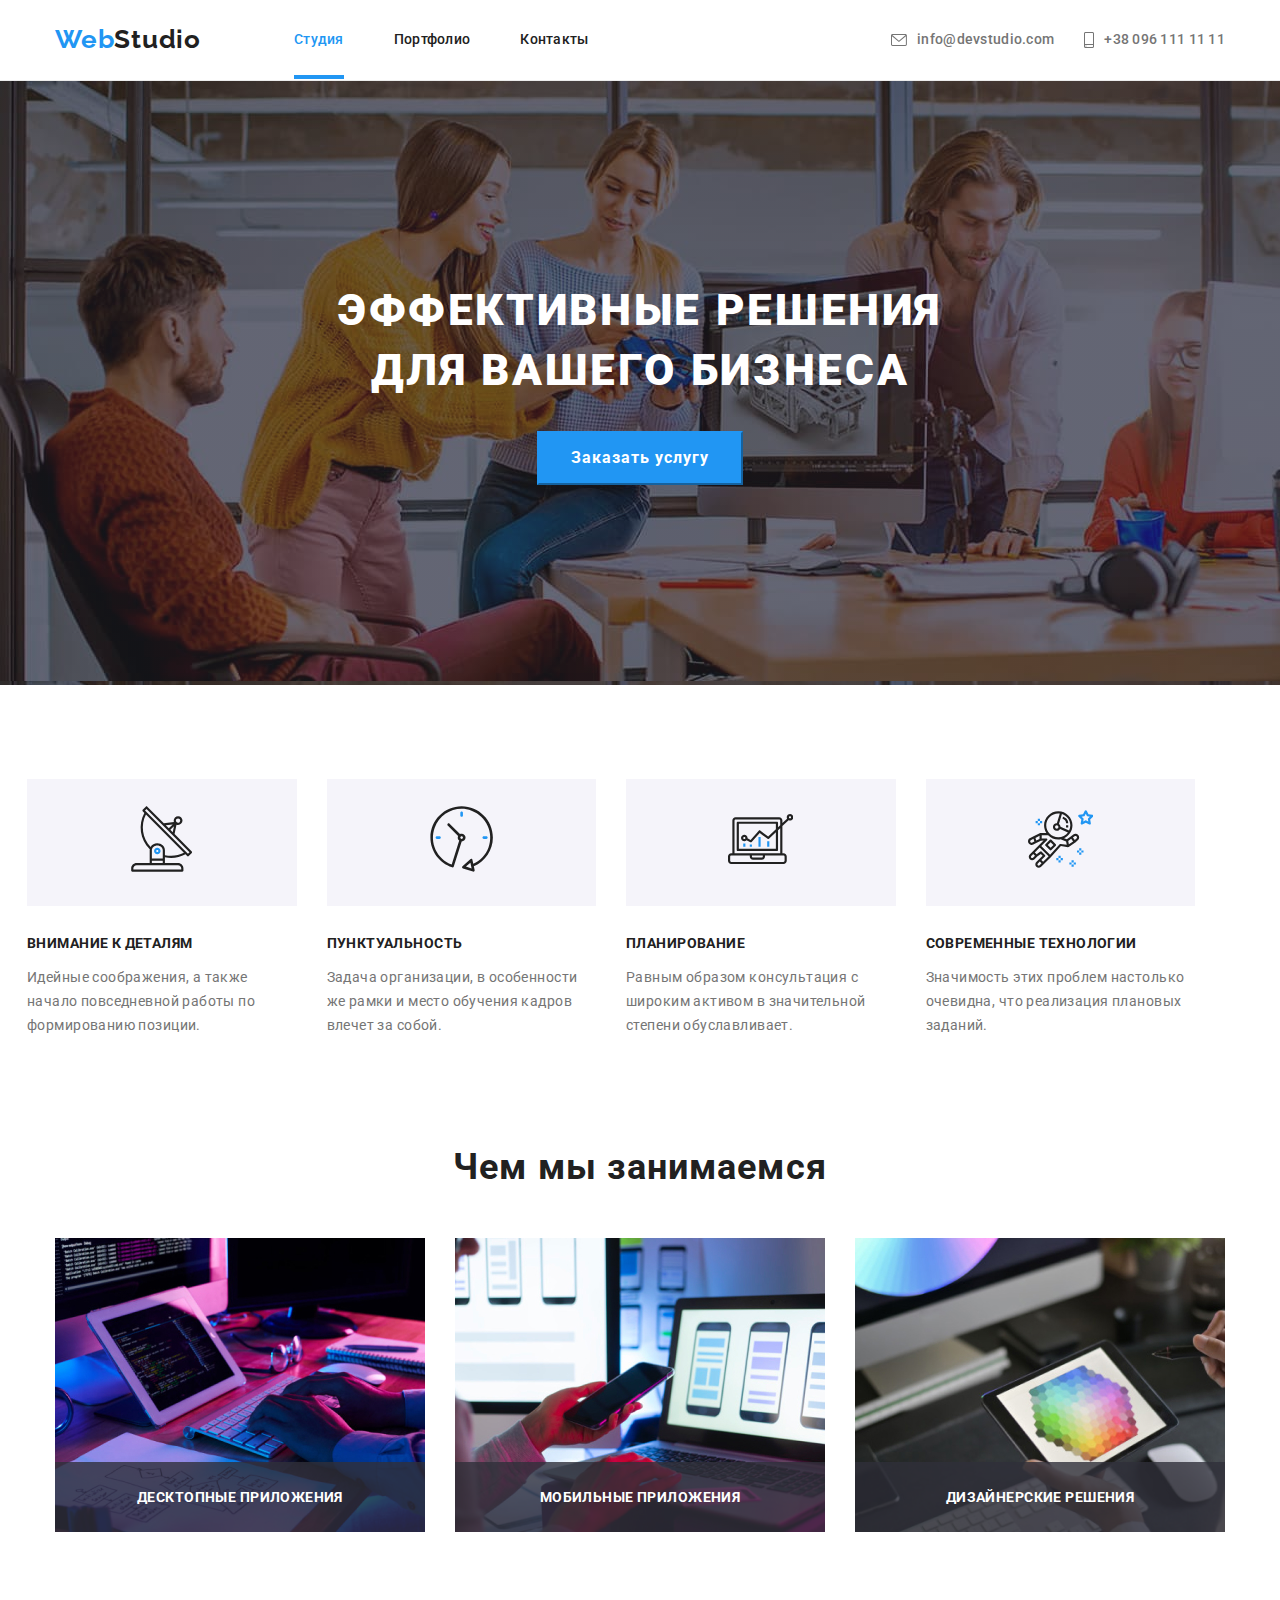
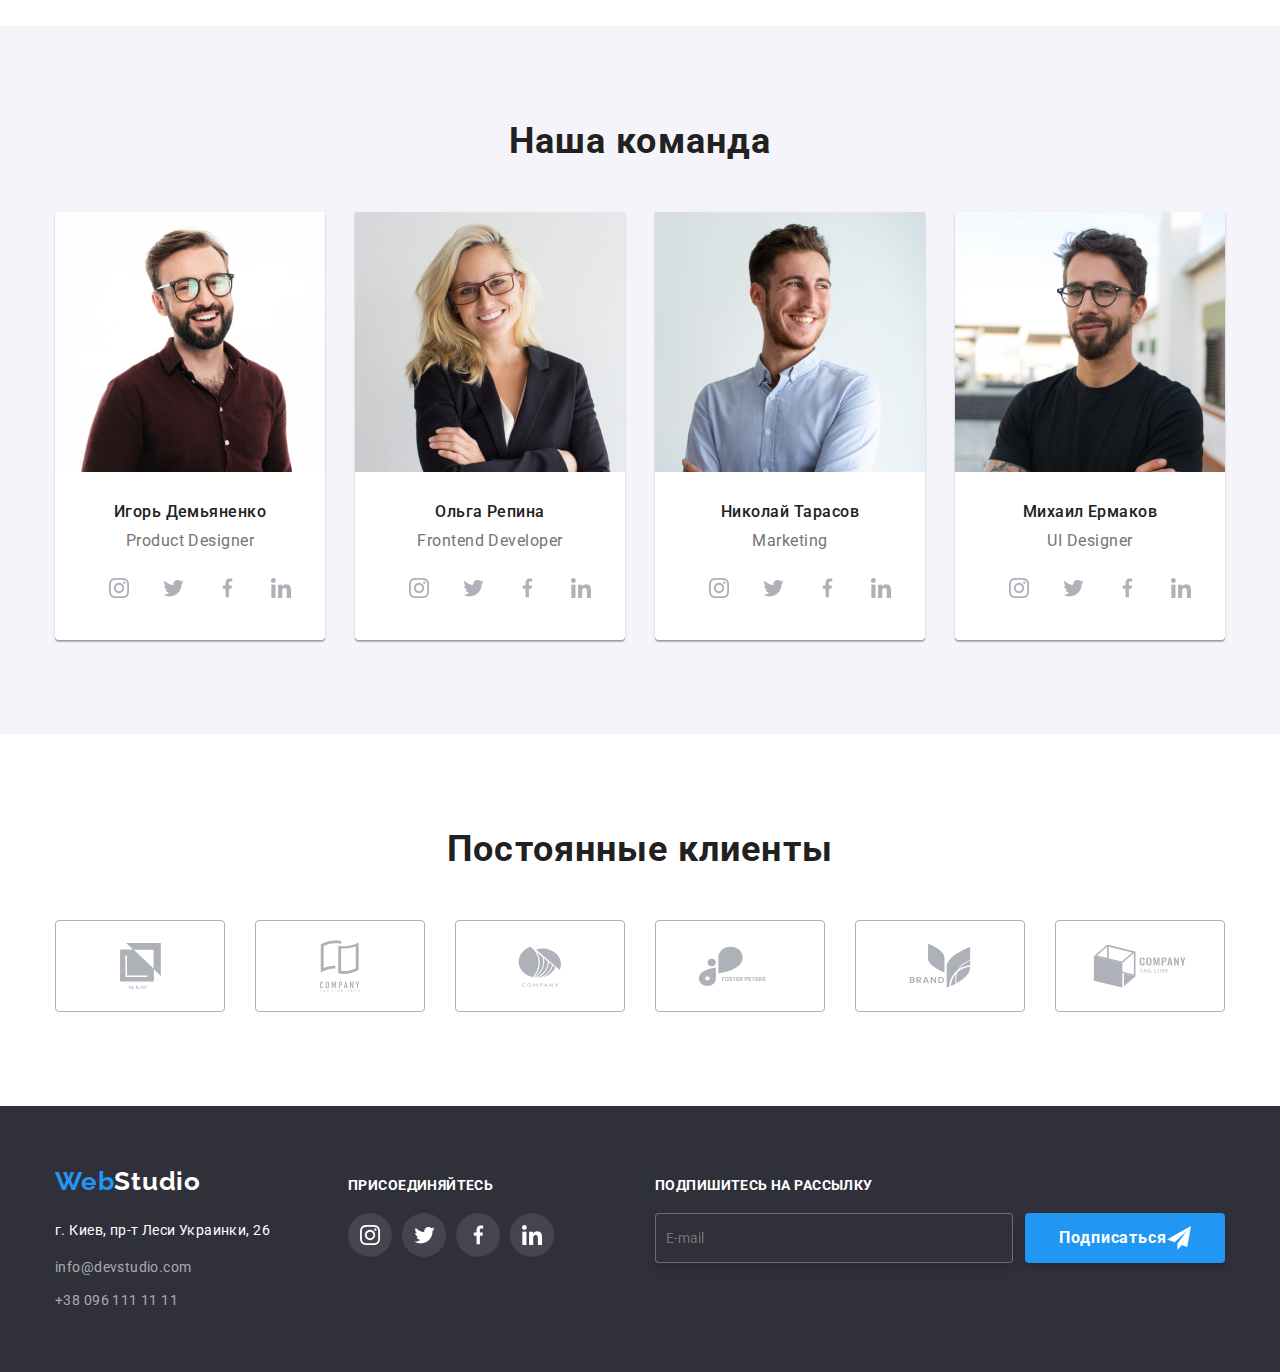
<file: index.html>
<!DOCTYPE html>
<html lang="ru">

<head>
    <meta charset="UTF-8">
    <meta http-equiv="X-UA-Compatible" content="IE=edge">
    <meta name="viewport" content="width=device-width, initial-scale=1.0">
    <title>Web Studio</title>
<link rel="preconnect" href="https://fonts.googleapis.com">
<link rel="preconnect" href="https://fonts.gstatic.com" crossorigin>
<link href="https://fonts.googleapis.com/css2?family=Raleway:wght@700&family=Roboto:wght@400;500;700;900&display=swap"
    rel="stylesheet">
    <link rel="stylesheet" href="https://cdnjs.cloudflare.com/ajax/libs/modern-normalize/1.1.0/modern-normalize.min.css">
    <link rel="stylesheet" href="./css/main.css"/>
</head>

<body>
    <header>
        <div class="container">
        <a class="logo" href="#"><span class="logo logo--blue">Web</span>Studio</a>
        <nav>
            <ul class="navigation">
                <li class="navigation__item">
                    <a class="navigation__link opened-page" href="./index.html">Студия</a>
                </li>
                <li class="navigation__item">
                    <a class="navigation__link" href="./portfolio.html">Портфолио</a>
                </li>
                <li class="navigation__item">
                    <a class="navigation__link" href="#">Контакты</a>
                </li>
            </ul>
        </nav>
        <ul class="contacts">
            <li class="contacts__item">
                <a class="contacts__link" href="mailto:info@devstudio.com">
                    <svg class="contacts__icon" width="16" height="12">
                        <use href="./images/symbol-defs.svg#icon-envelope"></use>
                        </svg>
                    info@devstudio.com
                </a>
            </li>
            <li class="contacts__item">
                <a class="contacts__link" href="tel:+380961111111">
                    <svg class="contacts__icon" width="10" height="16">
                        <use href="./images/symbol-defs.svg#icon-smartphone"></use>
                    </svg>
                    +38 096 111 11 11
                </a>
            </li>
        </ul>
        </div>

    </header>

    <main>  

        <!--Герой-->
        <section class="section hero">
         <div class="container">
        <h1 class="hero__title">Эффективные решения для вашего бизнеса</h1>
        <button data-modal-open class="primary-button">Заказать услугу</button>
        <div class="backdrop is-hidden" data-modal>
        <div class="modal">
        <button data-modal-close class="modal__closing-button">
            <svg class="modal__closing-icon" width="18" height="18">
                <use href="./images/symbol-defs.svg#icon-close-black"></use>
            </svg>
        </button>
        <h3 class="form-field__title">Оставьте свои данные, мы вам перезвоним</h3>
        <form action="#" class="form-field">
            <label class="form-field__input-section">Имя
            <input type="text" name="name" id="name" class="form-field__input-field">
            <svg class="form-field__icon" height="20px" width="20px">
                <use href="./images/symbol-defs.svg#icon-person-form"></use>
            </svg>
            </label>
            <label class="form-field__input-section">Телефон
            <input type="number" name="phone-number" id="phone-number" class="form-field__input-field">
            <svg class="form-field__icon" height="20px" width="20px">
                <use href="./images/symbol-defs.svg#icon-phone-form"></use>
            </svg>
            </label>
            <label class="form-field__input-section">Почта
            <input type="email" name="email" id="email" class="form-field__input-field">
            <svg class="form-field__icon" height="20px" width="20px">
                <use href="./images/symbol-defs.svg#icon-email-form"></use>
            </svg>
            </label>
            <label class="form-field__input-section">Комментарий
            <textarea class="form-field__comment-area" name="comment" id="comment" cols="30" rows="10" placeholder="Введите текст"></textarea>
            </label>
            <label class="form-field__checkbox-section">
                <input class="form-field__checkbox" type="checkbox" name="agreement-acceptance">
                <span class="form-field__custom-checkbox"></span>
                Соглашаюсь с рассылкой и принимаю <a href="#" class="form-field__agreement-acceptance-link">Условия договора</a>
            </label>
            <button class="form-field__button" type="submit">Отправить</button>
        </form>
        </div>
        </div>
        </div>
        </section>
        <!--Преимущества-->
        <section class="section">
            <div class="container">
            <ul class="advantage-list">
                <li class="advantage-list__box">
                <div class="advantage-list__icon-box">
                <svg class="advantage-list__icon" width="65.32" height="70">
                    <use href="./images/symbol-defs.svg#icon-antenna"></use>
                </svg>
                </div>
                    <h3 class="advantage-list__title">Внимание к деталям</h3>
                    <p>Идейные соображения, а также начало повседневной работы по формированию позиции.</p>
                
                </li>
                <li class="advantage-list__box">
                    <div class="advantage-list__icon-box">
                        <svg class="advantage-list__icon" width="65.32" height="70">
                            <use href="./images/symbol-defs.svg#icon-clock"></use>
                        </svg>
                        </div>
                    <h3 class="advantage-list__title">Пунктуальность</h3>
                    <p>Задача организации, в особенности же рамки и место обучения кадров влечет за собой.</p>
                </li>
                <li class="advantage-list__box">
                    <div class="advantage-list__icon-box">
                        <svg class="advantage-list__icon" width="65.32" height="70">
                            <use href="./images/symbol-defs.svg#icon-diagram"></use>
                        </svg>
                        </div>
                    <h3 class="advantage-list__title">Планирование</h3>
                    <p>Равным образом консультация с широким активом в значительной степени обуславливает.</p>
                </li>
                <li class="advantage-list__box">
                    <div class="advantage-list__icon-box">
                        <svg class="advantage-list__icon" width="65.32" height="70">
                            <use href="./images/symbol-defs.svg#icon-astronaut"></use>
                        </svg>
                        </div>
                    <h3 class="advantage-list__title">Современные технологии</h3>
                    <p>Значимость этих проблем настолько очевидна, что реализация плановых заданий.</p>
                </li>
            </ul>
            </div>
        </section>
        <!--Деятельность-->
        <section class="section section-activity">
            <div class="container">
            <h2 class="section-activity__title">Чем мы занимаемся</h2>
            <ul class="activity-list">
                <li class="activity-list__item">
                    <a class="activity-list__link" href="#"> <img src="./images/box1.jpg" alt="рабочий стол" width="370">
                        <p class="activity-list__description">Десктопные приложения</p>
                    </a>
                </li>
                <li class="activity-list__item">
                    <a class="activity-list__link" href="#"> <img src="./images/img.jpg" alt="ноутбук" width="370">
                            <p class="activity-list__description">Мобильные приложения</p>
                    </a>
                </li>
                <li class="activity-list__item">
                    <a class="activity-list__link" href="#"> <img src="./images/box3.jpg" alt="планшет" width="370">
                            <p class="activity-list__description">Дизайнерские решения</p>
                    </a>
                </li>
            </ul>
            </div>
        </section>
        <!--Сотрудники-->
        <section class="section section-team">
            <div class="container">
            <h2 class="section-team__title">Наша команда</h2>
            <ul  class="section-team__list">
                <li class="team-member">
                    <img src="./images/img-2.jpg" alt="На фото Игорь Демьяненко" width="270">
                    <div class="team-member__data">
                    <p class="team-member__name">Игорь Демьяненко</p>
                    <p class="team-member__specialization" lang="en">Product Designer</p>
                    <ul class="social-network-list">
                        <li class="social-networl-list__link-box">
                            <a class="social-network-list__link" href="#">
                                <svg class="social-network-list__icon" width="20" height="20">
                                    <use href="./images/symbol-defs.svg#icon-instagram"></use>
                                </svg>
                            </a>
                        </li>
                        <li class="social-networl-list__link-box">
                            <a class="social-network-list__link" href="#">
                                <svg class="social-network-list__icon" width="25" height="20.3">
                                    <use href="./images/symbol-defs.svg#icon-twitter"></use>
                                </svg>
                            </a>
                        </li>
                        <li class="social-networl-list__link-box">
                            <a class="social-network-list__link" href="#">
                                <svg class="social-network-list__icon" width="18.75" height="37.5">
                                    <use href="./images/symbol-defs.svg#icon-facebook"></use>
                                </svg>
                            </a>
                        </li>
                        <li class="social-networl-list__link-box">
                            <a class="social-network-list__link" href="#">
                                <svg class="social-network-list__icon" width="20" height="20">
                                    <use href="./images/symbol-defs.svg#icon-linkedin"></use>
                                </svg>
                            </a>
                        </li>
                    </ul>    
                </div>
                </li>
                <li class="team-member">
                    <img src="./images/img-3.jpg" alt="На фото Ольга Репина" width="270">
                    <div class="team-member__data">
                    <p class="team-member__name">Ольга Репина</p>
                    <p class="team-member__specialization" lang="en">Frontend Developer</p>
                    <ul class="social-network-list">
                        <li class="social-networl-list__link-box">
                            <a class="social-network-list__link" href="#">
                                <svg class="social-network-list__icon" width="20" height="20">
                                    <use href="./images/symbol-defs.svg#icon-instagram"></use>
                                </svg>
                            </a>
                        </li>
                        <li class="social-network-list__link-box">
                            <a class="social-network-list__link" href="#">
                                <svg class="social-network-list__icon" width="25" height="20.3">
                                    <use href="./images/symbol-defs.svg#icon-twitter"></use>
                                </svg>
                            </a>
                        </li>
                        <li class="social-network-list__link-box">
                            <a class="social-network-list__link" href="#">
                                <svg class="social-network-list__icon" width="18.75" height="37.5">
                                    <use href="./images/symbol-defs.svg#icon-facebook"></use>
                                </svg>
                            </a>
                        </li>
                        <li class="social-networl-list__link-box">
                            <a class="social-network-list__link" href="#">
                                <svg class="social-network-list__icon" width="20" height="20">
                                    <use href="./images/symbol-defs.svg#icon-linkedin"></use>
                                </svg>
                            </a>
                        </li>
                    </ul>    
                </div>
                </li>
                <li class="team-member">
                    <img src="./images/img-4.jpg" alt="На фото Николай Тарасов" width="270">
                    <div class="team-member__data">
                    <p class="team-member__name">Николай Тарасов</p>
                    <p class="team-member__specialization" lang="en">Marketing</p>
                    <ul class="social-network-list">
                        <li class="social-networl-list__link-box">
                            <a class="social-network-list__link" href="#">
                                <svg class="social-network-list__icon" width="20" height="20">
                                    <use href="./images/symbol-defs.svg#icon-instagram"></use>
                                </svg>
                            </a>
                        </li>
                        <li class="social-networl-list__link-box">
                            <a class="social-network-list__link" href="#">
                                <svg class="social-network-list__icon" width="25" height="20.3">
                                    <use href="./images/symbol-defs.svg#icon-twitter"></use>
                                </svg>
                            </a>
                        </li>
                        <li class="social-networl-list__link-box">
                            <a class="social-network-list__link" href="#">
                                <svg class="social-network-list__icon" width="18.75" height="37.5">
                                    <use href="./images/symbol-defs.svg#icon-facebook"></use>
                                </svg>
                            </a>
                        </li>
                        <li class="social-networl-list__link-box">
                            <a class="social-network-list__link" href="#">
                                <svg class="social-network-list__icon" width="20" height="20">
                                    <use href="./images/symbol-defs.svg#icon-linkedin"></use>
                                </svg>
                            </a>
                        </li>
                    </ul>
                </div>
                </li>
                <li class="team-member">
                    <img src="./images/img-5.jpg" alt="На фото Михаил Ермаков" width="270">
                    <div class="team-member__data">
                    <p class="team-member__name">Михаил Ермаков</p>
                    <p class="team-member__specialization" lang="en">UI Designer</p>
                    <ul class="social-network-list">
                        <li class="social-networl-list__link-box">
                            <a class="social-network-list__link" href="#">
                                <svg class="social-network-list__icon" width="20" height="20">
                                    <use href="./images/symbol-defs.svg#icon-instagram"></use>
                                </svg>
                            </a>
                        </li>
                        <li class="social-networl-list__link-box">
                            <a class="social-network-list__link" href="#">
                                <svg class="social-network-list__icon" width="25" height="20.3">
                                    <use href="./images/symbol-defs.svg#icon-twitter"></use>
                                </svg>
                            </a>
                        </li>
                        <li class="social-networl-list__link-box">
                            <a class="social-network-list__link" href="#">
                                <svg class="social-network-list__icon" width="18.75" height="37.5">
                                    <use href="./images/symbol-defs.svg#icon-facebook"></use>
                                </svg>
                            </a>
                        </li>
                        <li class="social-networl-list__link-box">
                            <a class="social-network-list__link" href="#">
                                <svg class="social-network-list__icon" width="20" height="20">
                                    <use href="./images/symbol-defs.svg#icon-linkedin"></use>
                                </svg>
                            </a>
                        </li>
                    </ul>    
                </div>
                     </li>

            </div>
        </section>

        <!--Клиенты-->
        <section class="section client-section">
            <div class="container">
            <h2 class="client-section__title">Постоянные клиенты</h2>
            <ul class="client-list">
                <li>
                    <a class="client-list__link" href="#">
                        <svg class="client-list__icon" width="41" height="46.7">
                            <use href="./images/symbol-defs.svg#icon-client-1"></use>
                        </svg>
                    </a>
                </li>
                <li>
                    <a class="client-list__link" href="#">
                        <svg class="client-list__icon" width="40" height="52">
                            <use href="./images/symbol-defs.svg#icon-client-2"></use>
                        </svg>
                    </a>
                </li>
                <li>
                    <a class="client-list__link" href="#">
                        <svg class="client-list__icon" width="43.46" height="41.18">
                            <use href="./images/symbol-defs.svg#icon-client-3"></use>
                        </svg>
                    </a>
                </li>
                <li>
                    <a class="client-list__link" href="#">
                        <svg class="client-list__icon" width="84.44" height="40.62">
                            <use href="./images/symbol-defs.svg#icon-client-4"></use>
                        </svg>
                    </a>
                </li>
                <li>
                    <a class="client-list__link" href="#">
                        <svg class="client-list__icon" width="62.54" height="45.43">
                            <use href="./images/symbol-defs.svg#icon-client-5"></use>
                        </svg>
                    </a>
                </li>
                <li>
                    <a class="client-list__link" href="#">
                        <svg class="client-list__icon" width="93.79" height="43.93">
                            <use href="./images/symbol-defs.svg#icon-client-6"></use>
                        </svg>
                    </a>
                </li>
            </ul>
        </div>
        </section>
    </main>

    <footer>
        <div class="container">
            <div class="footer-container">
                <div class="bottom-contact-section">
        <a class="bottom-contact-section__logo" href="#"><span class="bottom-contact-section__logo--blue">Web</span>Studio</a>
        <address>
            г. Киев, пр-т Леси Украинки, 26
        </address>
        <ul class="bottom-contact-list">
            <li class="bottom-contact-list__item">
                <a class="bottom-contact-list__link" href="mailto:info@devstudio.com">info@devstudio.com</a>
            </li>
            <li class="bottom-contact-list__item">
                <a class="bottom-contact-list__link" href="tel:+380961111111">+38 096 111 11 11</a>
            </li>
        </ul>
                </div>

        <div class="bottom-social-network-link-section">
            <h3 class="bottom-social-network-link-section__title">Присоединяйтесь</h3>
            <ul class="bottom-social-network-list">
                <li class="bottom-social-network-list__item">
                    <a class="bottom-social-network-list__link" href="#">
                        <svg class="bottom-social-network-list__icon" width="20" height="20">
                            <use href="./images/symbol-defs.svg#icon-instagram-bottom"></use>
                        </svg>
                    </a>
                </li>
                <li class="bottom-social-network-list__item">
                    <a class="bottom-social-network-list__link" href="#">
                        <svg class="bottom-social-network-list__icon" width="25" height="20.3">
                            <use href="./images/symbol-defs.svg#icon-twitter-bottom"></use>
                        </svg>
                    </a>
                </li>
                <li class="bottom-social-network-list__item">
                    <a class="bottom-social-network-list__link" href="#">
                        <svg class="bottom-social-network-list__icon" width="18.75" height="37.5">
                            <use href="./images/symbol-defs.svg#icon-facebook-bottom"></use>
                        </svg>
                    </a>
                </li>
                <li class="bottom-social-network-list__item">
                    <a class="bottom-social-network-list__link" href="#">
                        <svg class="bottom-social-network-list__icon" width="20" height="20">
                            <use href="./images/symbol-defs.svg#icon-linkedin-bottom"></use>
                        </svg>
                    </a>
                </li>
            </ul>
        </div>
        <form action="#" class="bottom-form-field">
            <label class="bottom-form-field__subscribing-section">
                Подпишитесь на рассылку
                <input type="email" name="footer-email" class="bottom-form-field__email" placeholder="E-mail">
            </label>
            <button type="submit" class="bottom-form-field__subscribing-button">
                Подписаться
                <svg class="bottom-form-field__subscribing-icon" width="24" height="24">
                    <use href="./images/symbol-defs.svg#icon-send"></use>
                </svg>
            </button>
        </form>
    </div>
    </div>
    </footer>

    <script src="./js/modal.js"></script>
</body>

</html>
</file>
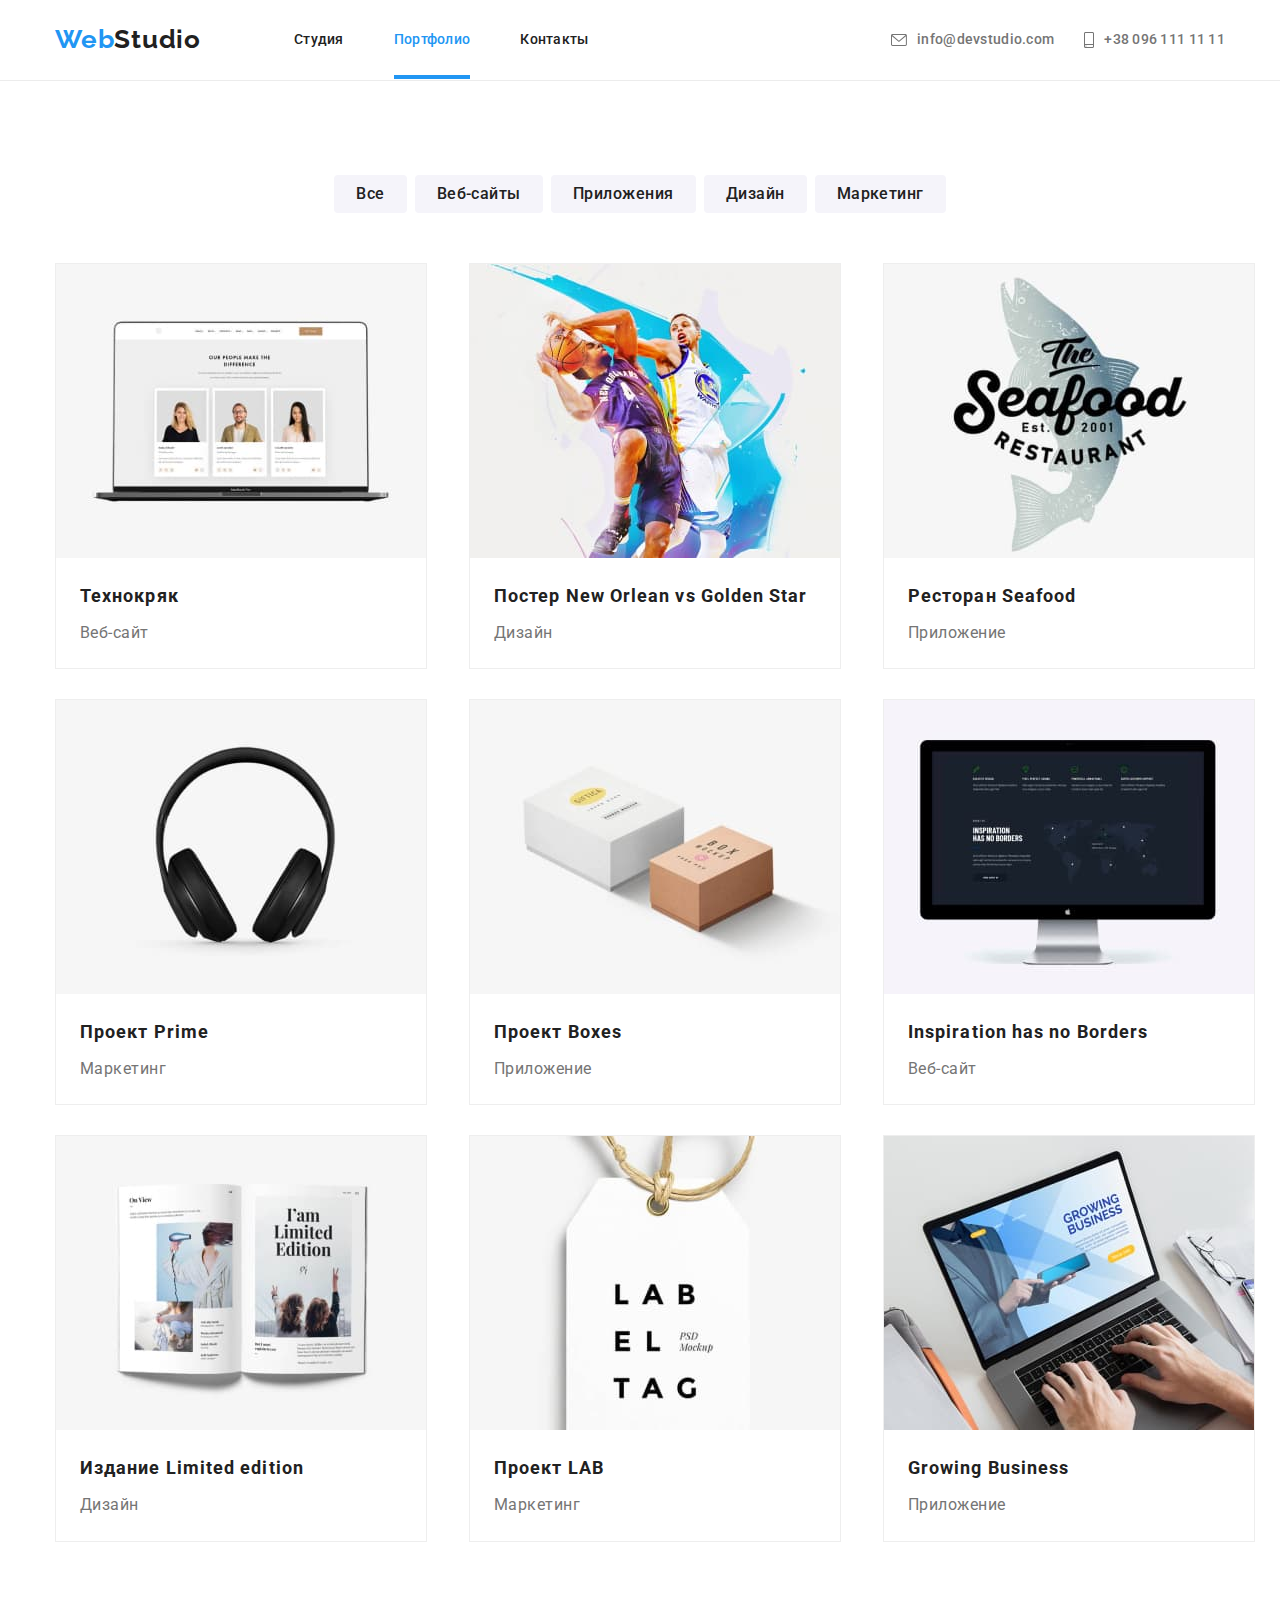
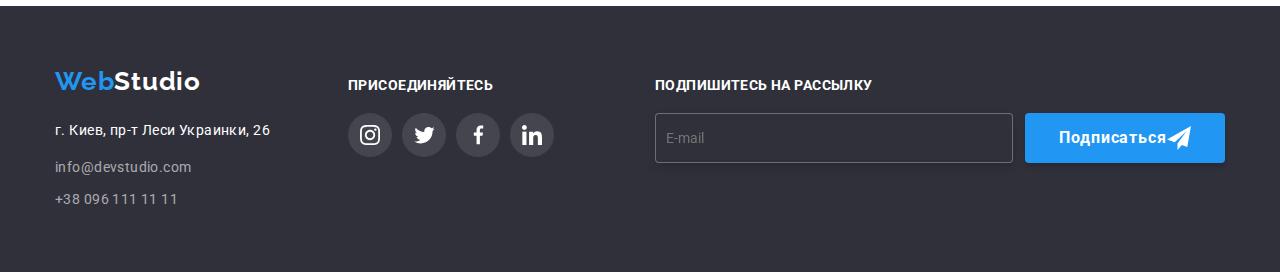
<file: portfolio.html>
<!DOCTYPE html>
<html lang="ru">

<head>
    <meta charset="UTF-8">
    <meta http-equiv="X-UA-Compatible" content="IE=edge">
    <meta name="viewport" content="width=device-width, initial-scale=1.0">
    <title>Web Studio</title>
    <link rel="preconnect" href="https://fonts.googleapis.com">
    <link rel="preconnect" href="https://fonts.gstatic.com" crossorigin>
    <link
        href="https://fonts.googleapis.com/css2?family=Raleway:wght@700&family=Roboto:wght@400;500;700;900&display=swap"
        rel="stylesheet">
    <link rel="stylesheet" href="https://cdnjs.cloudflare.com/ajax/libs/modern-normalize/1.1.0/modern-normalize.min.css
">
    <link rel="stylesheet" href="./css/main.css" />
</head>

<body>
    <header>
        <div class="container">
        <a class="logo" href="#"><span class="logo logo--blue">Web</span>Studio</a>
        <nav>
            <ul class="navigation">
                <li class="navigation__item">
                    <a class="navigation__link" href="./index.html">Студия</a>
                </li>
                <li class="navigation__item">
                    <a class="navigation__link opened-page" href="./portfolio.html">Портфолио</a>
                </li>
                <li class="navigation__item">
                    <a class="navigation__link" href="#">Контакты</a>
                </li>
            </ul>
        </nav>
        <ul class="contacts">
            <li class="contacts__item">
                <a class="contacts__link" href="mailto:info@devstudio.com">
                    <svg class="contacts__icon" width="16" height="12">
                        <use href="./images/symbol-defs.svg#icon-envelope"></use>
                        </svg>
                    info@devstudio.com
                </a>
            </li>
            <li class="contacts__item">
                <a class="contacts__link" href="tel:+380961111111">
                    <svg class="contacts__icon" width="10" height="16">
                        <use href="./images/symbol-defs.svg#icon-smartphone"></use>
                    </svg>
                    +38 096 111 11 11
                </a>
            </li>
        </ul>
        </div>

    </header>

    <main>
        <section class="section">
        <div class="container">
        <ul class="secondary-button-section">
            <li class="secondary-button-section__item">
                <button class="secondary-button-section__button" type="button">Все</button>
            </li>
            <li class="secondary-button-section__item">
                <button class="secondary-button-section__button" type="button">Веб-сайты</button>
            </li>
            <li class="secondary-button-section__item">
                <button class="secondary-button-section__button" type="button">Приложения</button>
            </li>
            <li class="secondary-button-section__item">
                <button class="secondary-button-section__button" type="button">Дизайн</button>
            </li>
            <li class="secondary-button-section__item">
                <button class="secondary-button-section__button" type="button">Маркетинг</button>
            </li>
        </ul>
        <ul class="portfolio-list">
            <li class="portfolio-list__work-example-item">
                <div class="portfolio-list__work-example-thumb">
                <img class="portfolio-list__work-example-image" src="./images/img-6-2.jpg" width="370" alt="Ноутбук">
                <p class="portfolio-list__work-example-description">Технокряк это современная площадка распространения коронавируса. Компании используют эту платформу для цифрового шпионажа и атак на защищённые сервера конкурентов.</p>
                </div>
                <div class="portfolio-list__work-example-data">
                <p class="portfolio-list__work-example-name">Технокряк</p>
                <p class="portfolio-list__work-example-specialization">Веб-сайт</p>
                </div>
            </li>
            <li class="portfolio-list__work-example-item">
                <div class="portfolio-list__work-example-thumb">
                <img class="portfolio-list__work-example-image" src="./images/img-7-2.jpg" width="370" alt="Баскетбол">
                <p class="portfolio-list__work-example-description">Технокряк это современная площадка распространения коронавируса. Компании используют эту платформу для цифрового шпионажа и атак на защищённые сервера конкурентов.</p>
                </div>
                <div class="portfolio-list__work-example-data">
                <p class="portfolio-list__work-example-name"> Постер <span lang="en">New Orlean vs Golden Star</span></p>
                <p class="portfolio-list__work-example-specialization">Дизайн</p>
                </div>
            </li>
            <li class="portfolio-list__work-example-item">
                <div class="portfolio-list__work-example-thumb">
                <img class="portfolio-list__work-example-image" src="./images/img-8-2.jpg" width="370" alt="Логотип ресторана">
                <p class="portfolio-list__work-example-description">Технокряк это современная площадка распространения коронавируса. Компании используют эту платформу для цифрового шпионажа и атак на защищённые сервера конкурентов.</p>
                </div>
                <div class="portfolio-list__work-example-data">
                <p class="portfolio-list__work-example-name"> Ресторан <span lang="en">Seafood</span></p>
                <p class="portfolio-list__work-example-specialization">Приложение</p>
                </div>
            </li>
            <li class="portfolio-list__work-example-item">
                <div class="portfolio-list__work-example-thumb">
                <img class="portfolio-list__work-example-image" src="./images/img-9-2.jpg" width="370" alt="Наушники">
                <p class="portfolio-list__work-example-description">Технокряк это современная площадка распространения коронавируса. Компании используют эту платформу для цифрового шпионажа и атак на защищённые сервера конкурентов.</p>
                </div>
                <div class="portfolio-list__work-example-data">
                <p class="portfolio-list__work-example-name"> Проект <span lang="en">Prime</span></p>
                <p class="portfolio-list__work-example-specialization">Маркетинг</p>
                </div>
            </li>
            <li class="portfolio-list__work-example-item">
                <div class="portfolio-list__work-example-thumb">
                <img class="portfolio-list__work-example-image" src="./images/img-10-2.jpg" width="370" alt="Коробка">
                <p class="portfolio-list__work-example-description">Технокряк это современная площадка распространения коронавируса. Компании используют эту платформу для цифрового шпионажа и атак на защищённые сервера конкурентов.</p>
                </div>
                <div class="portfolio-list__work-example-data">
                <p class="portfolio-list__work-example-name"> Проект <span lang="en">Boxes</span></p>
                <p class="portfolio-list__work-example-specialization">Приложение</p>
                </div>
            </li>
            <li class="portfolio-list__work-example-item">
                <div class="portfolio-list__work-example-thumb">
                <img class="portfolio-list__work-example-image" src="./images/img-11-2.jpg" width="370" alt="Монитор">
                <p class="portfolio-list__work-example-description">Технокряк это современная площадка распространения коронавируса. Компании используют эту платформу для цифрового шпионажа и атак на защищённые сервера конкурентов.</p>
                </div>
                <div class="portfolio-list__work-example-data">
                <p class="portfolio-list__work-example-name" lang="en">Inspiration has no Borders</p>
                <p class="portfolio-list__work-example-specialization">Веб-сайт</p>
                </div>
            </li>
            <li class="portfolio-list__work-example-item">
                <div class="portfolio-list__work-example-thumb">
                <img class="portfolio-list__work-example-image" src="./images/img-12-2.jpg" width="370" alt="Книга">
                <p class="portfolio-list__work-example-description">Технокряк это современная площадка распространения коронавируса. Компании используют эту платформу для цифрового шпионажа и атак на защищённые сервера конкурентов.</p>
                </div>
                <div class="portfolio-list__work-example-data">
                <p class="portfolio-list__work-example-name"> Издание <span lang="en">Limited edition</span></p>
                <p class="portfolio-list__work-example-specialization">Дизайн</p>
                </div>
            </li>
            <li class="portfolio-list__work-example-item">
                <div class="portfolio-list__work-example-thumb">
                <img class="portfolio-list__work-example-image" src="./images/img-13-2.jpg" width="370" alt="Бирка">
                <p class="portfolio-list__work-example-description">Технокряк это современная площадка распространения коронавируса. Компании используют эту платформу для цифрового шпионажа и атак на защищённые сервера конкурентов.</p>
                </div>
                <div class="portfolio-list__work-example-data">
                <p class="portfolio-list__work-example-name"> Проект <span lang="en">LAB</span></p>
                <p class="portfolio-list__work-example-specialization">Маркетинг</p>
                </div>
            </li>
            <li class="portfolio-list__work-example-item">
                <div class="portfolio-list__work-example-thumb">
                <img class="portfolio-list__work-example-image" src="./images/img-14-2.jpg" width="370" alt="Ноутбук">
                <p class="portfolio-list__work-example-description">Технокряк это современная площадка распространения коронавируса. Компании используют эту платформу для цифрового шпионажа и атак на защищённые сервера конкурентов.</p>
                </div>
                <div class="portfolio-list__work-example-data">
                <p class="portfolio-list__work-example-name" lang="en">Growing Business</p>
                <p class="portfolio-list__work-example-specialization">Приложение</p>
                </div>
            </li>
        </ul>
        </div>
        </section>

    </main>
   
    <footer>
        <div class="container">
            <div class="footer-container">
                <div class="bottom-contact-section">
        <a class="bottom-contact-section__logo" href="#"><span class="bottom-contact-section__logo--blue">Web</span>Studio</a>
        <address>
            г. Киев, пр-т Леси Украинки, 26
        </address>
        <ul class="bottom-contact-list">
            <li class="bottom-contact-list__item">
                <a class="bottom-contact-list__link" href="mailto:info@devstudio.com">info@devstudio.com</a>
            </li>
            <li class="bottom-contact-list__item">
                <a class="bottom-contact-list__link" href="tel:+380961111111">+38 096 111 11 11</a>
            </li>
        </ul>
                </div>

        <div class="bottom-social-network-link-section">
            <h3 class="bottom-social-network-link-section__title">Присоединяйтесь</h3>
            <ul class="bottom-social-network-list">
                <li class="bottom-social-network-list__item">
                    <a class="bottom-social-network-list__link" href="#">
                        <svg class="bottom-social-network-list__icon" width="20" height="20">
                            <use href="./images/symbol-defs.svg#icon-instagram-bottom"></use>
                        </svg>
                    </a>
                </li>
                <li class="bottom-social-network-list__item">
                    <a class="bottom-social-network-list__link" href="#">
                        <svg class="bottom-social-network-list__icon" width="25" height="20.3">
                            <use href="./images/symbol-defs.svg#icon-twitter-bottom"></use>
                        </svg>
                    </a>
                </li>
                <li class="bottom-social-network-list__item">
                    <a class="bottom-social-network-list__link" href="#">
                        <svg class="bottom-social-network-list__icon" width="18.75" height="37.5">
                            <use href="./images/symbol-defs.svg#icon-facebook-bottom"></use>
                        </svg>
                    </a>
                </li>
                <li class="bottom-social-network-list__item">
                    <a class="bottom-social-network-list__link" href="#">
                        <svg class="bottom-social-network-list__icon" width="20" height="20">
                            <use href="./images/symbol-defs.svg#icon-linkedin-bottom"></use>
                        </svg>
                    </a>
                </li>
            </ul>
        </div>
        <form action="#" class="bottom-form-field">
            <label class="bottom-form-field__subscribing-section">
                Подпишитесь на рассылку
                <input type="email" name="footer-email" class="bottom-form-field__email" placeholder="E-mail">
            </label>
            <button type="submit" class="bottom-form-field__subscribing-button">
                Подписаться
                <svg class="bottom-form-field__subscribing-icon" width="24" height="24">
                    <use href="./images/symbol-defs.svg#icon-send"></use>
                </svg>
            </button>
        </form>
    </div>
    </div>
    </footer>


</body>

</html>
</file>
<file: css/main.css>
body {
  background-color: #FFFFFF;
  color: #757575;
  font-family: Roboto;
  font-style: normal;
  font-weight: normal;
  font-size: 14px;
  line-height: 1.7;
}

h1, h2, h3, h4, li {
  padding: 0;
  margin: 0;
}

img {
  display: block;
}

.section {
  padding-top: 94px;
  padding-bottom: 94px;
}

header {
  background-color: #FFFFFF;
  border-bottom: 1px solid #ececec;
}

.container {
  padding-left: 15px;
  padding-right: 15px;
  margin: 0 auto;
  width: 1200px;
}

header > .container {
  display: -webkit-box;
  display: -ms-flexbox;
  display: flex;
  -webkit-box-align: center;
      -ms-flex-align: center;
          align-items: center;
  margin-left: auto;
  margin-right: auto;
}

.logo {
  font-family: Raleway;
  font-weight: 700;
  font-size: 26px;
  line-height: 1.19;
  letter-spacing: 0.03em;
  color: #212121;
  text-decoration: none;
  padding-top: 24px;
  padding-bottom: 25px;
}

.logo--blue {
  color: #2196F3;
}

.navigation {
  list-style-type: none;
  display: -webkit-box;
  display: -ms-flexbox;
  display: flex;
  margin: 0;
  -webkit-box-pack: justify;
      -ms-flex-pack: justify;
          justify-content: space-between;
  padding-left: 0px;
  margin-left: 93px;
}

.navigation__link {
  position: relative;
  font-weight: 500;
  font-size: 14px;
  line-height: 1.14;
  letter-spacing: 0.02em;
  color: #212121;
  padding-bottom: 32px;
  text-decoration: none;
  -webkit-box-pack: justify;
      -ms-flex-pack: justify;
          justify-content: space-between;
  -webkit-transition-property: color;
  transition-property: color;
  -webkit-transition-duration: 250ms;
          transition-duration: 250ms;
  -webkit-transition-timing-function: cubic-bezier(0.4, 0, 0.2, 1);
          transition-timing-function: cubic-bezier(0.4, 0, 0.2, 1);
}

.navigation__link:hover, .navigation__link:focus {
  color: #2196F3;
}

.navigation__link::after {
  content: '';
  position: absolute;
  left: 0;
  bottom: 0;
  opacity: 0;
  -webkit-transition-property: opacity;
  transition-property: opacity;
  -webkit-transition-duration: 250ms;
          transition-duration: 250ms;
  -webkit-transition-timing-function: cubic-bezier(0.4, 0, 0.2, 1);
          transition-timing-function: cubic-bezier(0.4, 0, 0.2, 1);
  display: block;
  width: 100%;
  height: 4px;
  background-color: #2196F3;
}

.navigation__link:hover::after, .navigation__link:focus::after {
  opacity: 1;
}

.navigation__item {
  margin-left: 50px;
}

.navigation__item:first-child {
  margin-left: 0;
}

.opened-page {
  color: #2196f3;
}

.opened-page::after {
  opacity: 1;
}

.contacts {
  list-style-type: none;
  display: -webkit-box;
  display: -ms-flexbox;
  display: flex;
  margin-left: auto;
  padding: 0;
  justify-items: space-between;
}

.contacts__link {
  font-weight: 500;
  font-size: 14px;
  line-height: 1.14;
  letter-spacing: 0.02em;
  color: #757575;
  text-decoration: none;
  padding-left: 0;
  margin-left: 10px;
  display: -webkit-box;
  display: -ms-flexbox;
  display: flex;
  -webkit-box-align: center;
      -ms-flex-align: center;
          align-items: center;
  -webkit-transition-property: color;
  transition-property: color;
  -webkit-transition-duration: 250ms;
          transition-duration: 250ms;
  -webkit-transition-timing-function: cubic-bezier(0.4, 0, 0.2, 1);
          transition-timing-function: cubic-bezier(0.4, 0, 0.2, 1);
}

.contacts__link:hover, .contacts__link:focus {
  color: #2196F3;
}

.contacts__link:last-child {
  margin-left: 30px;
}

.contacts__icon {
  margin-right: 10px;
  fill: currentColor;
}

main {
  margin-top: 0;
  padding-top: 0;
}

.hero {
  background-color: #2f303a;
  -ms-flex-line-pack: center;
      align-content: center;
  padding-top: 200px;
  padding-bottom: 200px;
  background-image: -webkit-gradient(linear, left top, right top, from(rgba(47, 48, 58, 0.4)), to(rgba(47, 48, 58, 0.4))), url("../images/Img-Overlay.jpg");
  background-image: linear-gradient(to right, rgba(47, 48, 58, 0.4), rgba(47, 48, 58, 0.4)), url("../images/Img-Overlay.jpg");
  max-width: 1600px;
  margin-left: auto;
  margin-right: auto;
}

.hero__title {
  font-weight: 900;
  font-size: 44px;
  line-height: 1.36;
  text-align: center;
  letter-spacing: 0.06em;
  text-transform: uppercase;
  color: #ffffff;
  margin: auto;
  width: 646px;
  margin-bottom: 30px;
}

.primary-button {
  font-weight: 700;
  font-size: 16px;
  line-height: 1.88;
  display: -webkit-box;
  display: -ms-flexbox;
  display: flex;
  text-align: center;
  -webkit-box-align: center;
      -ms-flex-align: center;
          align-items: center;
  letter-spacing: 0.06em;
  color: #ffffff;
  background-color: #2196F3;
  padding: 10px 32px;
  margin: auto;
  border-color: #2196F3;
}

.modal__closing-button {
  position: absolute;
  right: 0;
  top: 0;
  border: 1px solid rgba(0, 0, 0, 0.1);
  border-radius: 50%;
  background-color: #FFFFFF;
  margin-right: 8px;
  margin-top: 8px;
  display: -webkit-box;
  display: -ms-flexbox;
  display: flex;
  width: 30px;
  height: 30px;
  -webkit-box-align: center;
      -ms-flex-align: center;
          align-items: center;
  text-align: center;
  -webkit-box-pack: center;
      -ms-flex-pack: center;
          justify-content: center;
  -webkit-transition-property: fill;
  transition-property: fill;
  -webkit-transition-duration: 250ms;
          transition-duration: 250ms;
  -webkit-transition-timing-function: cubic-bezier(0.4, 0, 0.2, 1);
          transition-timing-function: cubic-bezier(0.4, 0, 0.2, 1);
}

.modal__closing-button:hover, .modal__closing-button:focus {
  fill: #2196F3;
}

.form-field__button {
  display: block;
  width: 200px;
  height: 50px;
  color: #ffffff;
  background: #2196F3;
  -webkit-box-shadow: 0px 4px 4px rgba(0, 0, 0, 0.15);
          box-shadow: 0px 4px 4px rgba(0, 0, 0, 0.15);
  border-radius: 4px;
  margin-top: 30px;
  margin-left: auto;
  margin-right: auto;
  margin-bottom: 40px;
  border-color: #2196F3;
  font-weight: bold;
  font-size: 16px;
  line-height: 30px;
  letter-spacing: 0.06em;
  -webkit-transition-property: background-color;
  transition-property: background-color;
  -webkit-transition-duration: 250ms;
          transition-duration: 250ms;
  -webkit-transition-timing-function: cubic-bezier(0.4, 0, 0.2, 1);
          transition-timing-function: cubic-bezier(0.4, 0, 0.2, 1);
}

.form-field__button:focus {
  background-color: #188CE8;
}

.bottom-form-field__subscribing-button {
  display: -webkit-box;
  display: -ms-flexbox;
  display: flex;
  width: 200px;
  height: 50px;
  background-color: #2196F3;
  color: #ffffff;
  font-weight: bold;
  font-size: 16px;
  line-height: 30px;
  letter-spacing: 0.06em;
  -webkit-box-shadow: 0px 4px 4px rgba(0, 0, 0, 0.15);
          box-shadow: 0px 4px 4px rgba(0, 0, 0, 0.15);
  border-radius: 4px;
  -webkit-box-pack: center;
      -ms-flex-pack: center;
          justify-content: center;
  -webkit-box-align: center;
      -ms-flex-align: center;
          align-items: center;
  margin-left: 12px;
  border: #2196F3;
}

.secondary-button-section {
  list-style-type: none;
}

.secondary-button-section__item {
  margin-right: 8px;
}

.secondary-button-section__item:last-child {
  margin-right: 0;
}

.secondary-button-section__button {
  font-family: Roboto;
  font-style: normal;
  font-weight: 500;
  font-size: 16px;
  line-height: 1.6;
  text-align: center;
  letter-spacing: 0.03em;
  color: #212121;
  padding: 6px 22px;
  background: #f5f4fa;
  border-radius: 4px;
  border-width: 0;
  -webkit-transition-property: color, background-color, -webkit-box-shadow;
  transition-property: color, background-color, -webkit-box-shadow;
  transition-property: color, background-color, box-shadow;
  transition-property: color, background-color, box-shadow, -webkit-box-shadow;
  -webkit-transition-duration: 250ms;
          transition-duration: 250ms;
  -webkit-transition-timing-function: cubic-bezier(0.4, 0, 0.2, 1);
          transition-timing-function: cubic-bezier(0.4, 0, 0.2, 1);
}

.secondary-button-section__button:hover, .secondary-button-section__button:focus {
  background-color: #2196F3;
  color: #ffffff;
  -webkit-box-shadow: 0px 3px 1px rgba(0, 0, 0, 0.1), 0px 1px 2px rgba(0, 0, 0, 0.08), 0px 2px 2px rgba(0, 0, 0, 0.12);
          box-shadow: 0px 3px 1px rgba(0, 0, 0, 0.1), 0px 1px 2px rgba(0, 0, 0, 0.08), 0px 2px 2px rgba(0, 0, 0, 0.12);
}

.container .secondary-button-section {
  display: -webkit-box;
  display: -ms-flexbox;
  display: flex;
  -webkit-box-pack: center;
      -ms-flex-pack: center;
          justify-content: center;
  margin-top: 0;
  margin-bottom: 0;
  padding: 0;
  margin-bottom: 50px;
}

button {
  cursor: pointer;
}

.backdrop {
  position: fixed;
  top: 0%;
  left: 0%;
  height: 100%;
  width: 100%;
  background-color: rgba(0, 0, 0, 0.2);
  opacity: 1;
  -webkit-transition-property: opacity;
  transition-property: opacity;
  -webkit-transition-duration: 250ms;
          transition-duration: 250ms;
  -webkit-transition-timing-function: cubic-bezier(0.4, 0, 0.2, 1);
          transition-timing-function: cubic-bezier(0.4, 0, 0.2, 1);
  z-index: 100;
}

.backdrop.is-hidden {
  opacity: 0;
  pointer-events: none;
}

.backdrop.is-hidden.modal {
  -webkit-transform: translate(-50%, -50%) scale(0.5);
          transform: translate(-50%, -50%) scale(0.5);
  opacity: 0;
}

.modal {
  position: absolute;
  top: 50%;
  left: 50%;
  -webkit-transform: translate(-50%, -50%) scale(1);
          transform: translate(-50%, -50%) scale(1);
  opacity: 1;
  min-width: 528px;
  min-height: 581px;
  background-color: #FFFFFF;
  -webkit-transition-property: opacity, -webkit-transform;
  transition-property: opacity, -webkit-transform;
  transition-property: transform, opacity;
  transition-property: transform, opacity, -webkit-transform;
  -webkit-transition-duration: 250ms;
          transition-duration: 250ms;
  -webkit-transition-timing-function: cubic-bezier(0.4, 0, 0.2, 1);
          transition-timing-function: cubic-bezier(0.4, 0, 0.2, 1);
}

.form-field {
  display: -webkit-box;
  display: -ms-flexbox;
  display: flex;
  -webkit-box-orient: vertical;
  -webkit-box-direction: normal;
      -ms-flex-direction: column;
          flex-direction: column;
  margin-left: 40px;
  margin-right: 40px;
}

.form-field__title {
  margin-top: 40px;
  margin-bottom: 12px;
  text-align: center;
  font-weight: bold;
  font-size: 20px;
  line-height: 23px;
  letter-spacing: 0.03em;
  color: #212121;
}

.form-field__input-section {
  position: relative;
  display: -webkit-box;
  display: -ms-flexbox;
  display: flex;
  -webkit-box-orient: vertical;
  -webkit-box-direction: normal;
      -ms-flex-direction: column;
          flex-direction: column;
  font-size: 12px;
  line-height: 14px;
  letter-spacing: 0.01em;
  margin-bottom: 10px;
}

.form-field__input-section:nth-child(4) {
  margin-bottom: 20px;
}

.form-field__icon {
  position: absolute;
  left: 0;
  top: 0;
  -webkit-transform: translateY(140%);
          transform: translateY(140%);
  margin-left: 15px;
  -webkit-transition-property: fill;
  transition-property: fill;
  -webkit-transition-duration: 250ms;
          transition-duration: 250ms;
  -webkit-transition-timing-function: cubic-bezier(0.4, 0, 0.2, 1);
          transition-timing-function: cubic-bezier(0.4, 0, 0.2, 1);
}

.form-field__input-field:focus + .form-field__icon {
  fill: #2196F3;
}

.form-field__input-field {
  display: block;
  height: 40px;
  border: 1px solid rgba(33, 33, 33, 0.2);
  border-radius: 4px;
  margin-top: 4px;
  padding-left: 50px;
  -webkit-transition-property: border-color;
  transition-property: border-color;
  -webkit-transition-duration: 250ms;
          transition-duration: 250ms;
  -webkit-transition-timing-function: cubic-bezier(0.4, 0, 0.2, 1);
          transition-timing-function: cubic-bezier(0.4, 0, 0.2, 1);
}

.form-field__input-field:focus {
  border-color: #2196F3;
}

.form-field__comment-area {
  display: block;
  height: 120px;
  border: 1px solid rgba(33, 33, 33, 0.2);
  border-radius: 4px;
  margin-top: 4px;
  border: 1px solid rgba(33, 33, 33, 0.2);
  border-radius: 4px;
  resize: none;
  padding-left: 10px;
  padding-top: 10px;
}

.form-field__comment-area:focus {
  border: 1px solid #2196F3;
}

.form-field__checkbox-section {
  display: -webkit-box;
  display: -ms-flexbox;
  display: flex;
  font-size: 14px;
  line-height: 24px;
  letter-spacing: 0.03em;
  color: #757575;
  -webkit-box-align: center;
      -ms-flex-align: center;
          align-items: center;
  margin-left: 12px;
}

.form-field__checkbox {
  position: absolute;
  width: 1px;
  height: 1px;
  margin: -1px;
  border: 0;
  padding: 0;
  clip: rect(0 0 0 0);
  overflow: hidden;
}

.form-field__custom-checkbox {
  display: inline-block;
  width: 16px;
  height: 15px;
  border: 2px solid #212121;
  border-radius: 4px;
  background-color: #FFFFFF;
  margin-right: 8px;
}

.form-field__checkbox:checked + .form-field__custom-checkbox {
  background-color: #2196F3;
  border: 2px solid #2196F3;
  background-image: url(../images/Vector-2.svg);
}

.form-field__agreement-acceptance-link {
  color: #2196F3;
  margin-left: 4px;
}

.bottom-form-field {
  display: -webkit-box;
  display: -ms-flexbox;
  display: flex;
  -webkit-box-align: end;
      -ms-flex-align: end;
          align-items: flex-end;
}

.bottom-form-field__subscribing-section {
  display: -webkit-box;
  display: -ms-flexbox;
  display: flex;
  -webkit-box-orient: vertical;
  -webkit-box-direction: normal;
      -ms-flex-direction: column;
          flex-direction: column;
  margin-left: 93px;
  font-weight: bold;
  font-size: 14px;
  line-height: 16px;
  letter-spacing: 0.03em;
  text-transform: uppercase;
  color: #ffffff;
}

.bottom-form-field__email {
  margin-top: 20px;
  width: 358px;
  height: 50px;
  background-color: #2f303a;
  padding: 10px;
  border: 1px solid rgba(255, 255, 255, 0.3);
  -webkit-filter: drop-shadow(0px 4px 4px rgba(0, 0, 0, 0.15));
          filter: drop-shadow(0px 4px 4px rgba(0, 0, 0, 0.15));
  border-radius: 4px;
  color: #ffffff;
}

.advantage-list {
  list-style-type: none;
  margin-bottom: 0;
  margin-top: 0;
  padding: 0;
}

.advantage-list__title {
  font-weight: 700;
  font-size: 14px;
  line-height: 1.14;
  letter-spacing: 0.03em;
  text-transform: uppercase;
  color: #212121;
}

.advantage-list__icon-box {
  display: block;
  text-align: center;
  -webkit-box-align: center;
      -ms-flex-align: center;
          align-items: center;
  background-color: #f5f4fa;
  margin-bottom: 30px;
  padding-top: 25px;
  padding-bottom: 25px;
}

.advantage-list__box {
  -ms-flex-preferred-size: calc(100% / 4 - 30px);
      flex-basis: calc(100% / 4 - 30px);
  margin-right: 30px;
  padding-right: 0 0 0 0;
  letter-spacing: 0.03em;
}

.advantage-list__box:last-child {
  margin-right: 0;
}

.container .advantage-list {
  display: -webkit-box;
  display: -ms-flexbox;
  display: flex;
  margin-left: -28px;
}

.section-activity {
  padding-top: 0;
}

.section-activity__title {
  font-weight: 700;
  font-size: 36px;
  line-height: 1.17;
  text-align: center;
  letter-spacing: 0.03em;
  color: #212121;
  margin-top: 0;
  margin-bottom: 0;
  margin-bottom: 50px;
}

.activity-list {
  list-style-type: none;
  margin-top: 0;
  margin-bottom: 0;
  padding: 0;
  display: -webkit-box;
  display: -ms-flexbox;
  display: flex;
}

.activity-list__item {
  margin-right: 30px;
  display: block;
  height: 294px;
  position: relative;
}

.activity-list__item:first-child {
  padding-left: 0;
}

.activity-list__item:last-child {
  margin-right: 0;
}

.activity-list__description {
  position: absolute;
  left: 0;
  bottom: 0;
  font-weight: bold;
  font-size: 14px;
  line-height: 16px;
  text-align: center;
  letter-spacing: 0.03em;
  text-transform: uppercase;
  color: #ffffff;
  background-color: rgba(47, 48, 58, 0.8);
  margin: 0;
  width: 370px;
  height: 70px;
  display: -webkit-box;
  display: -ms-flexbox;
  display: flex;
  -webkit-box-align: center;
      -ms-flex-align: center;
          align-items: center;
  -webkit-box-pack: center;
      -ms-flex-pack: center;
          justify-content: center;
}

.section-team {
  background-color: #f5f4fa;
}

.section-team__title {
  font-weight: 700;
  font-size: 36px;
  line-height: 1.17;
  text-align: center;
  letter-spacing: 0.03em;
  color: #212121;
  margin-top: 0;
  padding-bottom: 50px;
  margin-bottom: 0;
}

.team-member {
  margin-right: 30px;
  background-color: #FFFFFF;
  -webkit-box-shadow: 0px 1px 3px rgba(0, 0, 0, 0.12), 0px 1px 1px rgba(0, 0, 0, 0.14), 0px 2px 1px rgba(0, 0, 0, 0.2);
          box-shadow: 0px 1px 3px rgba(0, 0, 0, 0.12), 0px 1px 1px rgba(0, 0, 0, 0.14), 0px 2px 1px rgba(0, 0, 0, 0.2);
  border-radius: 0px 0px 4px 4px;
  width: 270px;
}

.team-member:last-child {
  margin-right: 0;
}

.team-member__data {
  padding-top: 30px;
  padding-bottom: 30px;
}

.team-member__name {
  font-weight: 500;
  font-size: 16px;
  line-height: 1.19;
  letter-spacing: 0.03em;
  color: #212121;
  text-align: center;
  padding-bottom: 10px;
  margin-top: 0px;
  margin-bottom: 0px;
}

.team-member__specialization {
  font-size: 16px;
  line-height: 1.19;
  text-align: center;
  letter-spacing: 0.03em;
  margin-top: 0px;
  margin-bottom: 16px;
}

.container .section-team__list {
  display: -webkit-box;
  display: -ms-flexbox;
  display: flex;
  -webkit-box-pack: justify;
      -ms-flex-pack: justify;
          justify-content: space-between;
}

.section-team__list {
  list-style-type: none;
  margin-top: 0;
  margin-bottom: 0;
  padding: 0;
}

.social-network-list {
  list-style-type: none;
  display: -webkit-box;
  display: -ms-flexbox;
  display: flex;
  -webkit-box-pack: justify;
      -ms-flex-pack: justify;
          justify-content: space-between;
  padding-left: 32px;
  padding-right: 32px;
  padding-bottom: 0px;
  -webkit-box-align: center;
      -ms-flex-align: center;
          align-items: center;
}

.social-network-list__link {
  display: -webkit-box;
  display: -ms-flexbox;
  display: flex;
  width: 44px;
  height: 44px;
  -webkit-box-align: center;
      -ms-flex-align: center;
          align-items: center;
  -webkit-box-pack: center;
      -ms-flex-pack: center;
          justify-content: center;
  border-radius: 50%;
  margin-left: 10px;
  background-color: #FFFFFF;
  fill: #AFB1B8;
  -webkit-transition-property: background-color, fill;
  transition-property: background-color, fill;
  -webkit-transition-duration: 250ms;
          transition-duration: 250ms;
  -webkit-transition-timing-function: cubic-bezier(0.4, 0, 0.2, 1);
          transition-timing-function: cubic-bezier(0.4, 0, 0.2, 1);
}

.social-network-list__link:hover, .social-network-list__link:focus {
  background-color: #2196F3;
  fill: #FFFFFF;
}

.client-section {
  padding-top: 94px;
  padding-bottom: 94px;
}

.client-section__title {
  font-weight: bold;
  font-size: 36px;
  line-height: 42px;
  text-align: center;
  letter-spacing: 0.03em;
  color: #212121;
  padding-top: 0;
  margin-top: 0;
  margin-bottom: 50px;
}

.client-list {
  display: -webkit-box;
  display: -ms-flexbox;
  display: flex;
  -webkit-box-pack: justify;
      -ms-flex-pack: justify;
          justify-content: space-between;
  list-style-type: none;
  margin: 0;
  padding: 0;
}

.client-list__link {
  display: -webkit-box;
  display: -ms-flexbox;
  display: flex;
  width: 170px;
  height: 92px;
  fill: #AFB1B8;
  -webkit-box-align: center;
      -ms-flex-align: center;
          align-items: center;
  -webkit-box-pack: center;
      -ms-flex-pack: center;
          justify-content: center;
  border: 1px solid #AFB1B8;
  border-radius: 4px;
  margin-right: 30px;
  -webkit-transition-property: fill, border;
  transition-property: fill, border;
  -webkit-transition-duration: 250ms;
          transition-duration: 250ms;
  -webkit-transition-timing-function: cubic-bezier(0.4, 0, 0.2, 1);
          transition-timing-function: cubic-bezier(0.4, 0, 0.2, 1);
}

.client-list__link:last-child {
  margin-right: 0;
}

.client-list__link:hover, .client-list__link:focus {
  fill: #2196F3;
  border: 1px solid #2196F3;
}

footer {
  background-color: #2f303a;
  padding-top: 60px;
  padding-bottom: 60px;
}

address {
  font-style: normal;
  font-size: 14px;
  line-height: 24px;
  letter-spacing: 0.03em;
  color: #ffffff;
  margin-top: 20px;
}

.footer-container {
  display: -webkit-box;
  display: -ms-flexbox;
  display: flex;
  -webkit-box-align: baseline;
      -ms-flex-align: baseline;
          align-items: baseline;
  -webkit-box-pack: justify;
      -ms-flex-pack: justify;
          justify-content: space-between;
}

.bottom-contact-section__logo {
  font-family: Raleway;
  font-weight: 700;
  font-size: 26px;
  line-height: 1.19;
  letter-spacing: 0.03em;
  color: #ffffff;
  text-decoration: none;
}

.bottom-contact-section__logo--blue {
  font-family: Raleway;
  font-weight: 700;
  font-size: 26px;
  line-height: 1.19;
  letter-spacing: 0.03em;
  color: #2196F3;
}

.bottom-contact-list {
  list-style-type: none;
  padding-left: 0;
  margin-bottom: 0px;
}

.bottom-contact-list__link {
  font-size: 14px;
  line-height: 1.7;
  letter-spacing: 0.03em;
  color: rgba(255, 255, 255, 0.6);
  text-decoration: none;
  -webkit-transition-property: color;
  transition-property: color;
  -webkit-transition-duration: 250ms;
          transition-duration: 250ms;
  -webkit-transition-timing-function: cubic-bezier(0.4, 0, 0.2, 1);
          transition-timing-function: cubic-bezier(0.4, 0, 0.2, 1);
}

.bottom-contact-list__link:hover, .bottom-contact-list__link:focus {
  color: #2196F3;
}

.bottom-contact-list__item:first-child {
  margin-bottom: 9px;
}

.bottom-social-network-link-section {
  margin-left: 70px;
}

.bottom-social-network-link-section__title {
  font-weight: bold;
  font-size: 14px;
  line-height: 16px;
  letter-spacing: 0.03em;
  text-transform: uppercase;
  color: #ffffff;
  margin-bottom: 20px;
}

.bottom-social-network-list {
  list-style-type: none;
  display: -webkit-box;
  display: -ms-flexbox;
  display: flex;
  -webkit-box-align: center;
      -ms-flex-align: center;
          align-items: center;
  -webkit-box-pack: start;
      -ms-flex-pack: start;
          justify-content: start;
  padding-left: 0;
}

.bottom-social-network-list__link {
  display: -webkit-box;
  display: -ms-flexbox;
  display: flex;
  width: 44px;
  height: 44px;
  -webkit-box-align: center;
      -ms-flex-align: center;
          align-items: center;
  -webkit-box-pack: center;
      -ms-flex-pack: center;
          justify-content: center;
  border-radius: 50%;
  background-color: #44454E;
  fill: #FFFFFF;
  -webkit-transition-property: background-color;
  transition-property: background-color;
  -webkit-transition-duration: 250ms;
          transition-duration: 250ms;
  -webkit-transition-timing-function: cubic-bezier(0.4, 0, 0.2, 1);
          transition-timing-function: cubic-bezier(0.4, 0, 0.2, 1);
}

.bottom-social-network-list__link:hover, .bottom-social-network-list__link:focus {
  background-color: #2196F3;
}

.bottom-social-network-list__item {
  margin-right: 10px;
}

.bottom-social-network-list__item:last-child {
  margin-right: 0;
}

.bottom-social-network-list__icon {
  margin: auto;
}

.portfolio-section {
  padding-top: 94px;
  padding-bottom: 94px;
}

.portfolio-list {
  list-style-type: none;
  display: -webkit-box;
  display: -ms-flexbox;
  display: flex;
  -ms-flex-wrap: wrap;
      flex-wrap: wrap;
  padding: 0;
  margin: 0;
  -webkit-box-pack: justify;
      -ms-flex-pack: justify;
          justify-content: space-between;
  margin-right: -30px;
  margin-bottom: -30px;
}

.portfolio-list__work-example-image {
  max-width: 100%;
}

.portfolio-list__work-example-item {
  background: #FFFFFF;
  border: 1px solid #eeeeee;
  margin-right: 30px;
  margin-bottom: 30px;
  text-align: start;
  -ms-flex-preferred-size: calc(100% / 9 - 30px);
      flex-basis: calc(100% / 9 - 30px);
  cursor: pointer;
}

.portfolio-list__work-example-item:nth-last-child(-n + 3) {
  margin-bottom: 0;
}

.portfolio-list__work-example-item:nth-child(3n) {
  margin-right: 0;
}

.portfolio-list__work-example-item:hover, .portfolio-list__work-example-item:focus {
  border: 1px solid #EEEEEE;
  -webkit-box-shadow: 0px 1px 1px rgba(0, 0, 0, 0.12), 0px 4px 4px rgba(0, 0, 0, 0.06), 1px 4px 6px rgba(0, 0, 0, 0.16);
          box-shadow: 0px 1px 1px rgba(0, 0, 0, 0.12), 0px 4px 4px rgba(0, 0, 0, 0.06), 1px 4px 6px rgba(0, 0, 0, 0.16);
}

.portfolio-list__work-example-thumb {
  position: relative;
  width: 370px;
  height: 294px;
  overflow: hidden;
}

.portfolio-list__work-example-thumb::before {
  content: '';
  display: inline-block;
  position: absolute;
  width: 370px;
  height: 294px;
  background-color: rgba(33, 150, 243, 0.9);
  -webkit-transform: translateY(100%);
          transform: translateY(100%);
  -webkit-transition-property: -webkit-transform;
  transition-property: -webkit-transform;
  transition-property: transform;
  transition-property: transform, -webkit-transform;
  -webkit-transition-duration: 250ms;
          transition-duration: 250ms;
  -webkit-transition-timing-function: cubic-bezier(0.4, 0, 0.2, 1);
          transition-timing-function: cubic-bezier(0.4, 0, 0.2, 1);
}

.portfolio-list__work-example-thumb:hover::before, .portfolio-list__work-example-thumb:hover::before {
  -webkit-transform: translateY(0);
          transform: translateY(0);
}

.portfolio-list__work-example-description {
  position: absolute;
  top: 50%;
  left: 50%;
  -webkit-transform: translate(-50%, 50%);
          transform: translate(-50%, 50%);
  font-size: 18px;
  line-height: 28px;
  letter-spacing: 0.03em;
  padding-top: 63px;
  padding-bottom: 63px;
  padding-left: 24px;
  padding-right: 24px;
  width: 100%;
  margin: 0;
  color: #ffffff;
  -webkit-transition-property: -webkit-transform;
  transition-property: -webkit-transform;
  transition-property: transform;
  transition-property: transform, -webkit-transform;
  -webkit-transition-duration: 250ms;
          transition-duration: 250ms;
  -webkit-transition-timing-function: cubic-bezier(0.4, 0, 0.2, 1);
          transition-timing-function: cubic-bezier(0.4, 0, 0.2, 1);
}

.portfolio-list__work-example-thumb:hover .portfolio-list__work-example-description {
  -webkit-transform: translate(-50%, -50%);
          transform: translate(-50%, -50%);
}

.portfolio-list__work-example-name {
  font-weight: 700;
  font-size: 18px;
  line-height: 2;
  letter-spacing: 0.06em;
  color: #212121;
  margin: 0;
  margin-bottom: 4px;
}

.portfolio-list__work-example-specialization {
  font-size: 16px;
  line-height: 1.9;
  letter-spacing: 0.03em;
  margin: 0;
}

.portfolio-list__work-example-data {
  padding-left: 24px;
  padding-top: 20px;
  padding-bottom: 20px;
}
/*# sourceMappingURL=main.css.map */
</file>
